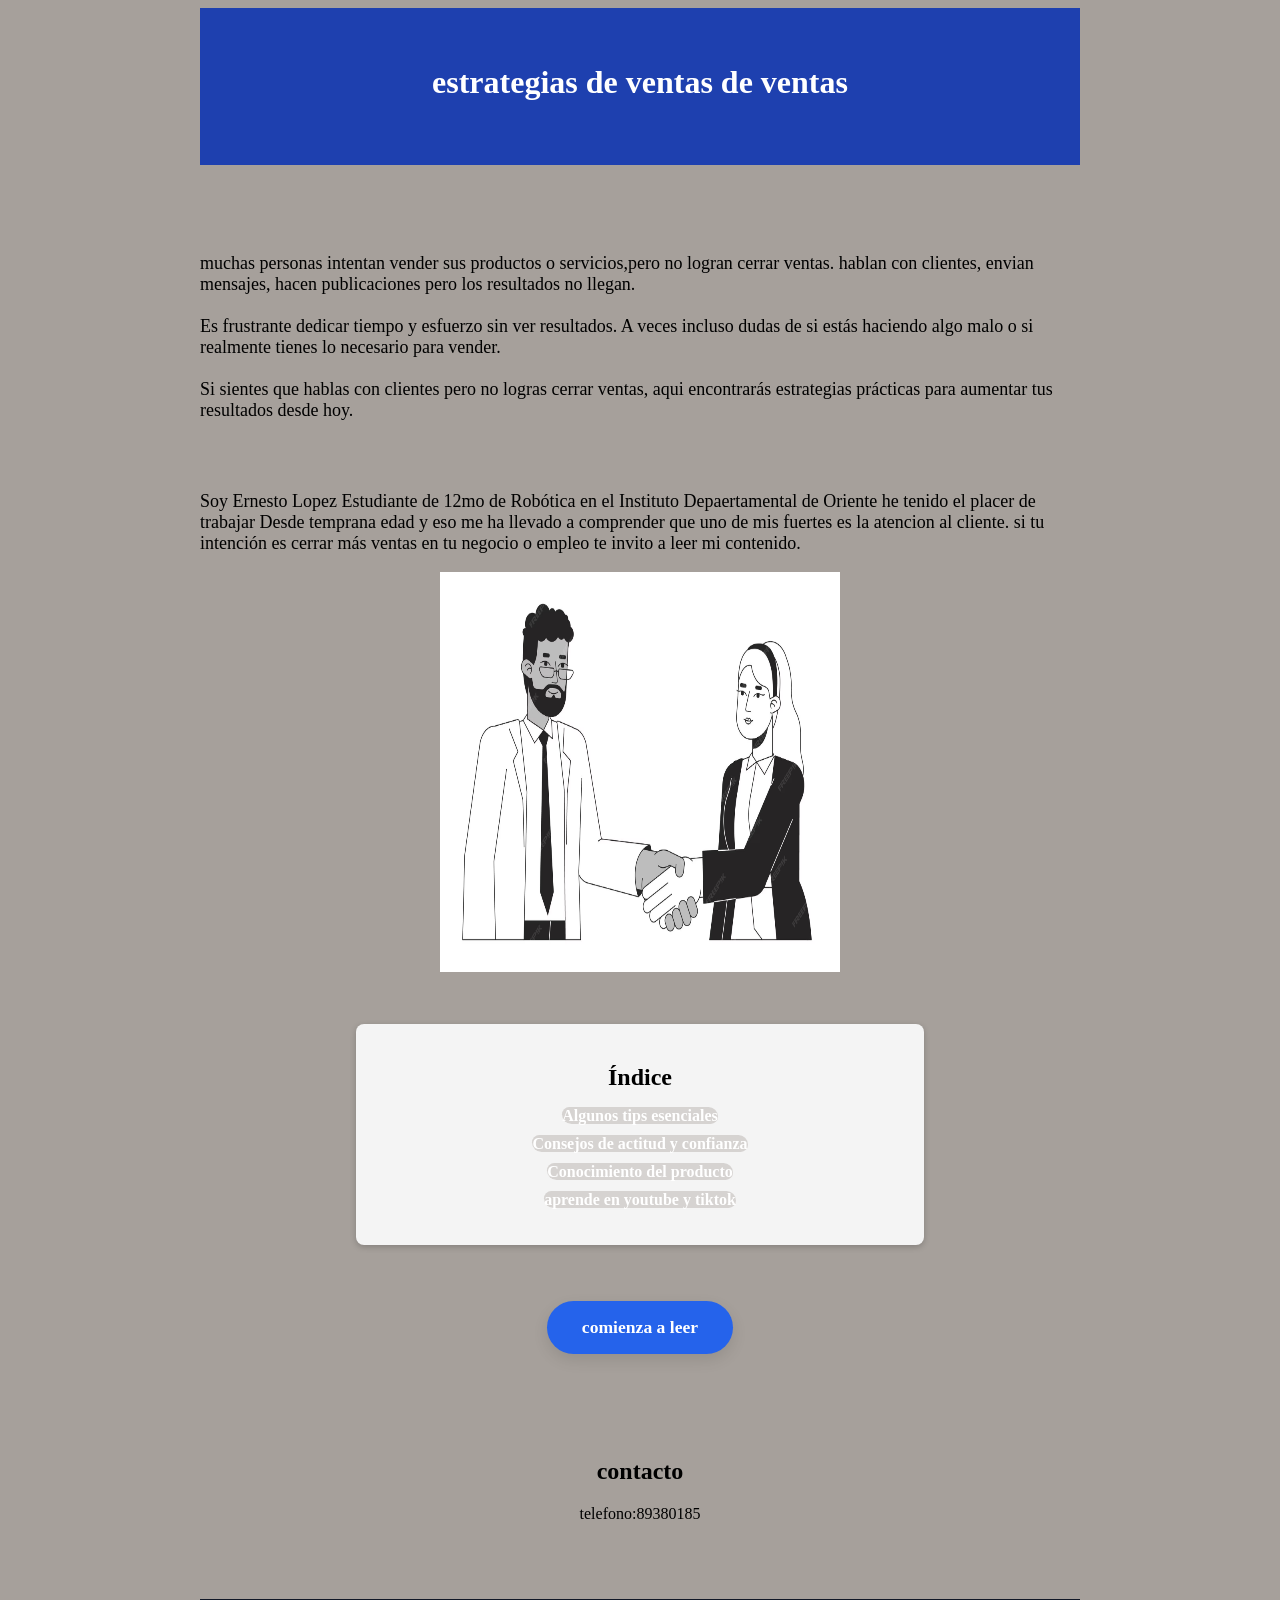
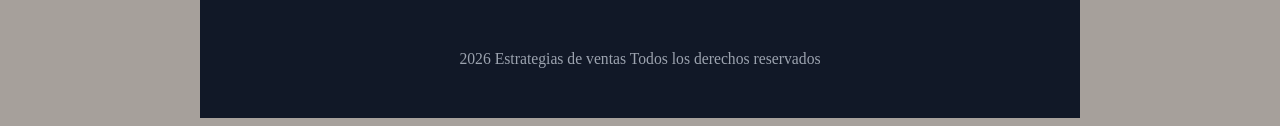
<file: index.html>
<!DOCTYPE html>
<html lang="en">
<head>
    <meta charset="UTF-8">
    <meta name="viewport" content="width=, initial-scale=1.0">
    <title>aprende avender mas aunque no tengas experiencia</title>
    <link rel="stylesheet" href="index.css">
</head>
<body leftmargin="200px " bgcolor="#A6A09B">
   
    
  <header>  
<h1 >estrategias de ventas de ventas</h1>
  </header>
<br>
<br>
<br>
<br>
<p align="left"> <font size="4px">
muchas personas intentan vender sus productos o servicios,pero no logran cerrar ventas. hablan con clientes, envian mensajes, 
hacen publicaciones pero los resultados no llegan.
<br>
<br>
Es frustrante dedicar tiempo y esfuerzo sin ver resultados. A veces incluso dudas de si estás haciendo algo malo o si realmente
tienes lo necesario para vender.
<br>
<br>
Si sientes que hablas con clientes pero no logras cerrar ventas, aqui encontrarás estrategias prácticas para aumentar tus
resultados desde hoy.
</font></p>
<br>
<br>
<br>
<p1 align="left"><font size="4px"> 
    Soy Ernesto Lopez Estudiante de 12mo de Robótica en el Instituto Depaertamental de Oriente he tenido el placer de trabajar 
Desde temprana edad y eso me ha llevado a comprender que uno de mis fuertes es la atencion al cliente.
si tu intención es cerrar más ventas en tu negocio o empleo te invito a leer mi contenido.

</font></p1>
<br>
<br>
<div align="center">
<img src="imagenportada.avif" width="400px" height="400px" alt="falta imagen o posible error de conexión"/>
<br>
<br>

 <nav class="indice"> 
    <h2>Índice</h2>
     <ul> 
    </li> <li><a href="algunostips.html">Algunos tips esenciales</a>
    </li> <li><a href="consejos de actitud y confianza.html">Consejos de actitud y confianza</a></li> 
    <li><a href="conocimiento del producto.html">Conocimiento del producto</a></li> 
    <li><a href="canales de youtube y tiktok recomendados.html">aprende en youtube y tiktok</a></li>
</ul> 
</nav>

    
    <nav class="navegacion">

        <a href="algunostips.html" class="btn btn-primario">comienza a leer</a>
    </nav>

    
<section id="contacoto">
    <h2>contacto</h2>
    <p></p>

    <p>telefono:89380185</p>
</section>
 
    <footer class="footer">
        <center>
        <p>2026 Estrategias de ventas Todos los derechos reservados</p>
        </center>
    </footer>





</body>
</html>
</file>
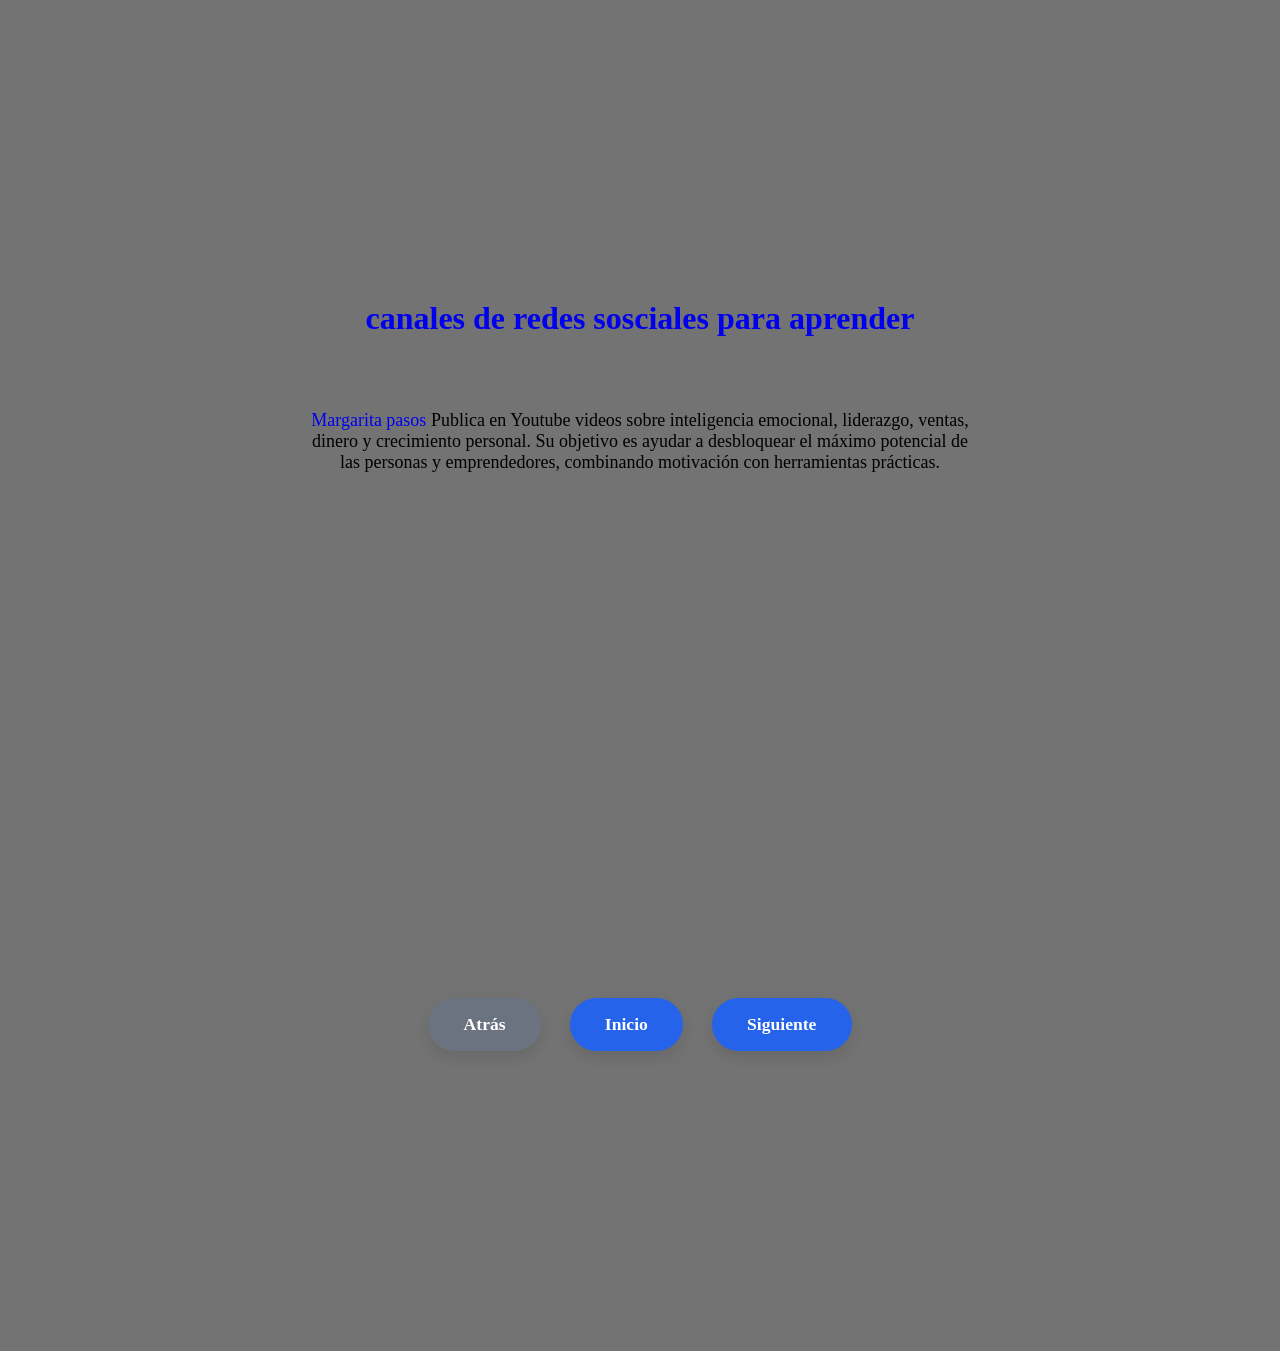
<file: canales de youtube y tiktok recomendados.html>
<!DOCTYPE html>
<html lang="en">
<head>
    <meta charset="UTF-8">
    <meta name="viewport" content="width=device-width, initial-scale=1.0">
    <title>Aprende de personas de exito</title>
    <link rel="stylesheet" href="canales de youtube y tiktok.css">
</head>
<body leftmargin="400px">


<center><h1><a href="https://www.youtube.com/">canales de redes sosciales para aprender</a></h1></center>

<br>
<br>

    

<p align="center"><font size="4px"><a href="http://www.youtube.com/@MargaritaPasos">Margarita pasos </a>Publica en Youtube
    videos sobre inteligencia emocional, liderazgo, ventas, dinero y crecimiento personal. Su objetivo es ayudar
     a desbloquear el máximo potencial de las personas y emprendedores, combinando motivación con herramientas 
     prácticas.<style>
.video-container {
  position: relative;
  padding-bottom: 56.25%; /* Relación de aspecto 16:9 */
  height: 0;
  overflow: hidden;
  max-width: 100%;
}

.video-container iframe {
  position: absolute;
  top: 0;
  left: 0;
  width: 100%;
  height: 100%;
}
</style>

<div class="video-container">
  <iframe src="https://www.youtube.com/embed/23jNMCDFR1Q" 
    title="Video de YouTube de Margarita Pasos" 
    frameborder="0" 
    allow="accelerometer; autoplay; clipboard-write; encrypted-media; gyroscope; picture-in-picture" 
    allowfullscreen>
  </iframe>
</div>


    </font></p><br>
     <br>
     <br>


     



    <nav class="navegacion">
        <a href="consejos de actitud y confianza.html" class="btn btn-secundario">Atrás</a>
        <a href="index.html" class="btn btn-primario">Inicio</a>
        <a href="#" class="btn btn-primario">Siguiente</a>
    </nav>



</body>

</html>
</file>
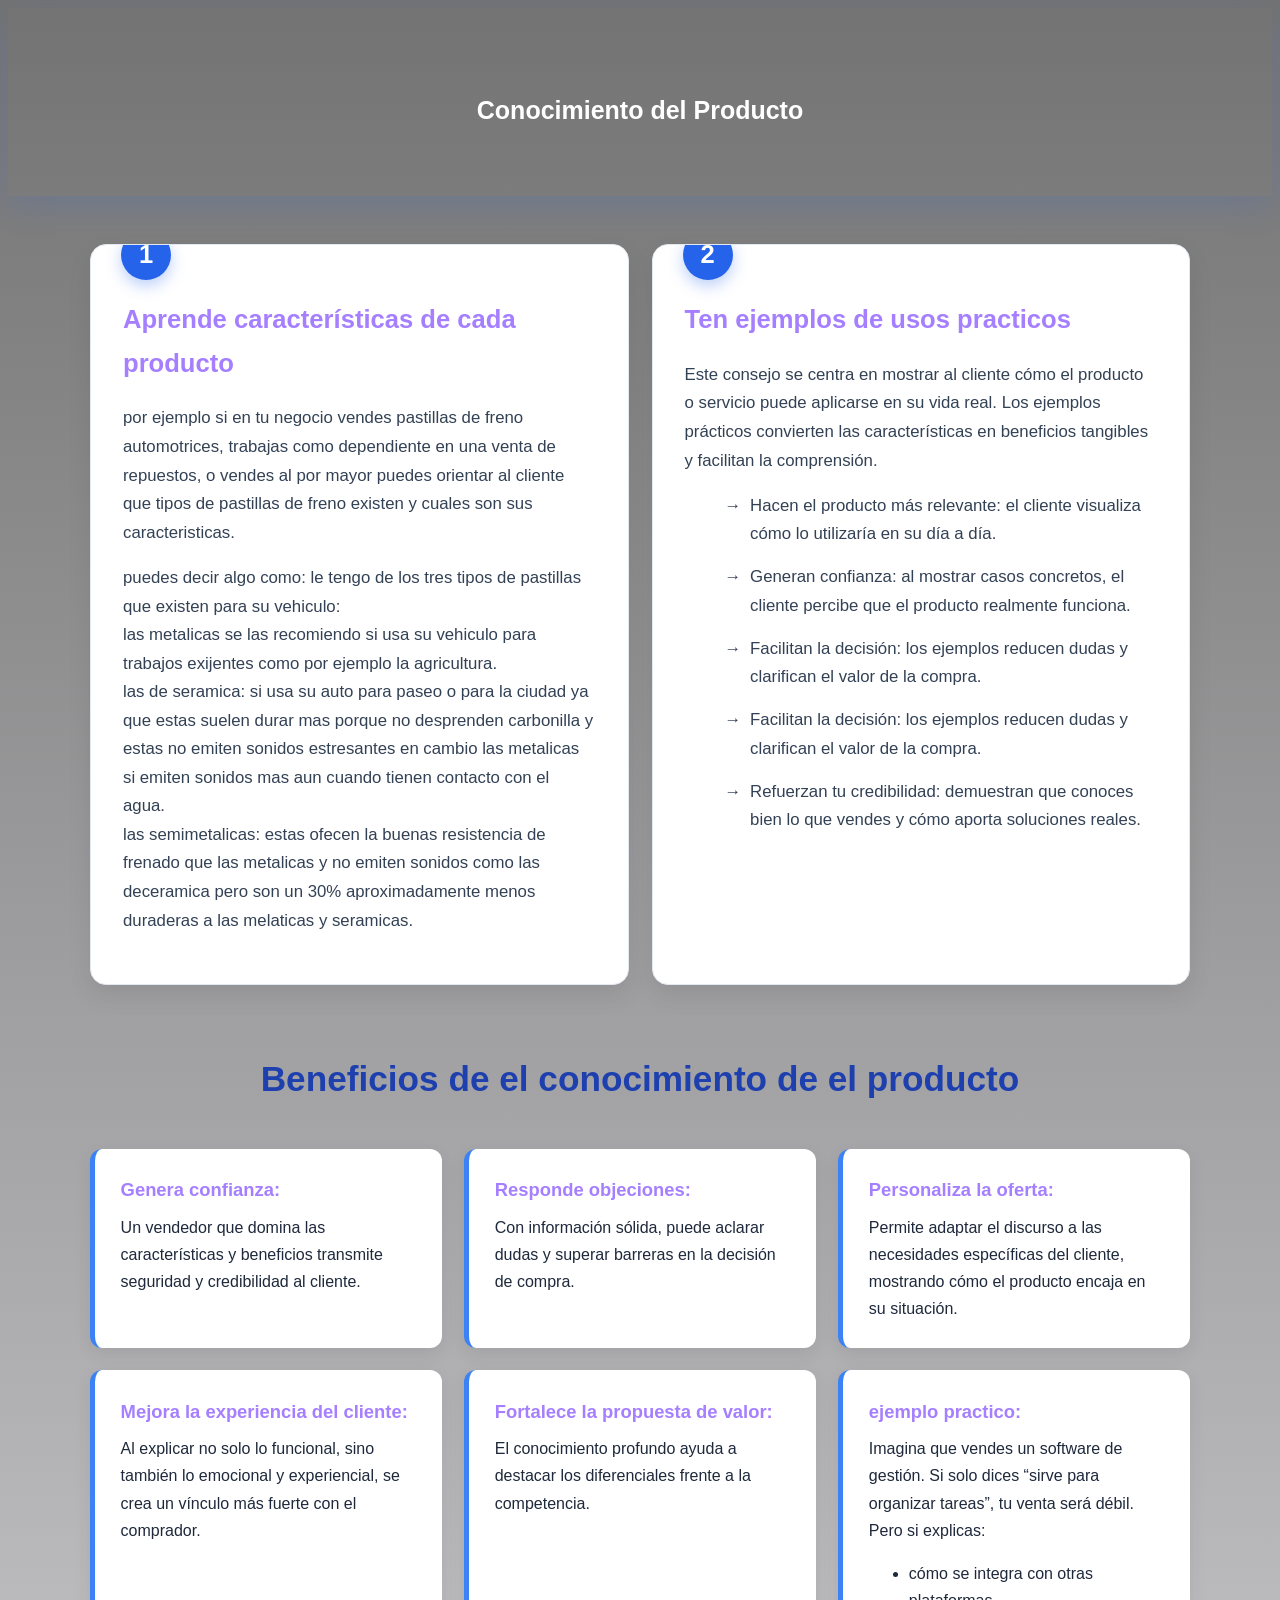
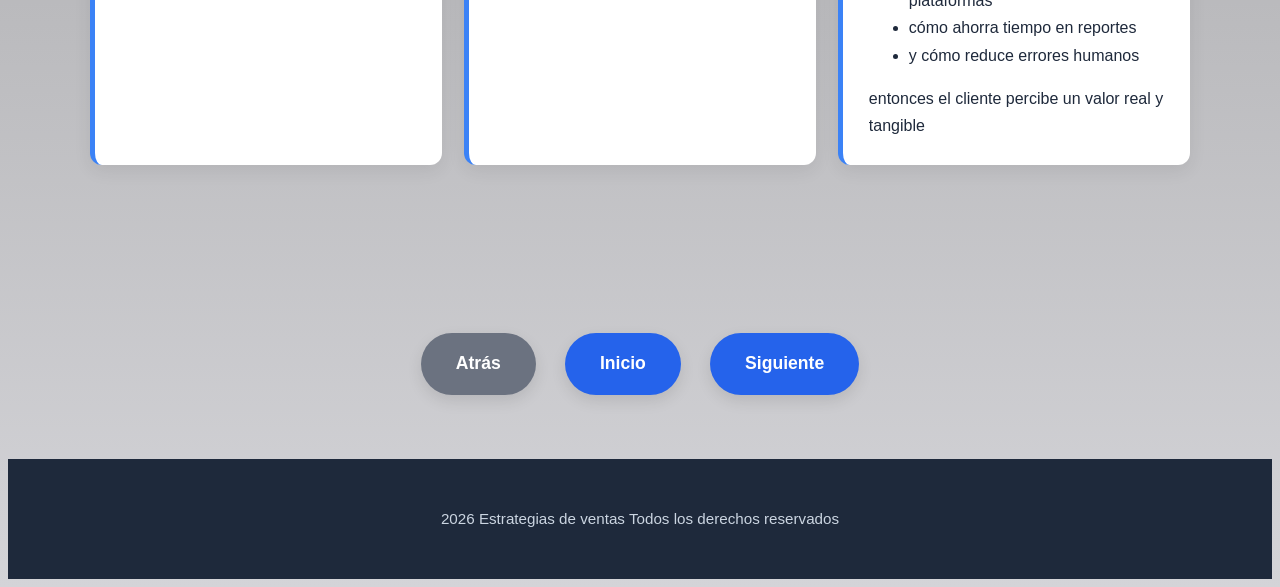
<file: conocimiento del producto.html>
<!DOCTYPE html>
<html lang="en">
<head>
    <meta charset="UTF-8">
    <meta name="viewport" content="width=device-width, initial-scale=1.0">
   
    <link href="conocimiento del producto.css" rel="stylesheet">
</head>
<body>

    <header class="header">
        <div class="contenedor">
            <h1>Conocimiento del Producto</h1>
        </div>
    </header>

    <main class="contenedor principal">

        <section class="seccion">
            <div class="grid-cards">

                <div class="card">
                    <div class="card-numero">1</div>
                    <h2>Aprende características de cada producto</h2>
                    <p>
                        por ejemplo si en tu negocio vendes pastillas de freno automotrices, trabajas como dependiente en una venta de repuestos, o vendes al por mayor puedes orientar al cliente que tipos de pastillas de freno existen y cuales son sus caracteristicas.
                    </p>
                    <p>
                        puedes decir algo como: le tengo de los tres tipos de pastillas que existen para su vehiculo:<br>
                        las metalicas se las recomiendo si usa su vehiculo para trabajos exijentes como por ejemplo la agricultura.<br>
                        las de seramica: si usa su auto para paseo o para la ciudad ya que estas suelen durar mas porque no desprenden carbonilla y estas no emiten sonidos estresantes en cambio las metalicas si emiten sonidos mas aun cuando tienen contacto con el agua.<br>
                        las semimetalicas: estas ofecen la buenas resistencia de frenado que las metalicas y no emiten sonidos como las deceramica pero son un 30% aproximadamente menos duraderas a las melaticas y seramicas.
                    </p>
                </div>

                <div class="card">
                    <div class="card-numero">2</div>
                    <h2>Ten ejemplos de usos practicos</h2>
                    <p>
                        Este consejo se centra en mostrar al cliente cómo el producto o servicio puede aplicarse en su vida real. Los ejemplos prácticos convierten las características en beneficios tangibles y facilitan la comprensión.
                    </p>
                    <ul>
                        <li>Hacen el producto más relevante: el cliente visualiza cómo lo utilizaría en su día a día.</li>
                        <li>Generan confianza: al mostrar casos concretos, el cliente percibe que el producto realmente funciona.</li>
                        <li>Facilitan la decisión: los ejemplos reducen dudas y clarifican el valor de la compra.</li>
                        <li>Facilitan la decisión: los ejemplos reducen dudas y clarifican el valor de la compra.</li>
                        <li>Refuerzan tu credibilidad: demuestran que conoces bien lo que vendes y cómo aporta soluciones reales.</li>
                    </ul>
                </div>

            </div>
        </section>

        <section class="seccion beneficios">
            <h2>Beneficios de el conocimiento de el producto</h2>
            <div class="grid-beneficios">
                <div class="beneficio-item">
                    <strong>Genera confianza:</strong> Un vendedor que domina las características y beneficios transmite seguridad y credibilidad al cliente.
                </div>
                <div class="beneficio-item">
                    <strong>Responde objeciones:</strong> Con información sólida, puede aclarar dudas y superar barreras en la decisión de compra.
                </div>
                <div class="beneficio-item">
                    <strong>Personaliza la oferta:</strong> Permite adaptar el discurso a las necesidades específicas del cliente, mostrando cómo el producto encaja en su situación.
                </div>
                <div class="beneficio-item">
                    <strong>Mejora la experiencia del cliente:</strong> Al explicar no solo lo funcional, sino también lo emocional y experiencial, se crea un vínculo más fuerte con el comprador.
                </div>
                <div class="beneficio-item">
                    <strong>Fortalece la propuesta de valor:</strong> El conocimiento profundo ayuda a destacar los diferenciales frente a la competencia.
                </div>

                <div class="beneficio-item">
<strong> ejemplo practico:</strong>Imagina que vendes un software de gestión. Si solo dices “sirve para
 organizar tareas”, tu venta será débil. Pero si explicas:
 <ul>
    <li>cómo se integra con otras plataformas</li>
    <li>cómo ahorra tiempo en reportes</li>
    <li>y cómo reduce errores humanos</li>
 </ul>
 entonces el cliente percibe un valor real y tangible
                </div>
            </div>
        </section>

    </main>

    <nav class="navegacion">
        <a href="consejos de actitud y confianza.html" class="btn btn-secundario">Atrás</a>
        <a href="index.html" class="btn btn-primario">Inicio</a>
        <a href="canales de youtube y tiktok recomendados.html" class="btn btn-primario">Siguiente</a>
    </nav>

    <footer class="footer">
        <center>
        <p>2026 Estrategias de ventas Todos los derechos reservados</p>
        </center>
    </footer>

</body>

</html>
</file>
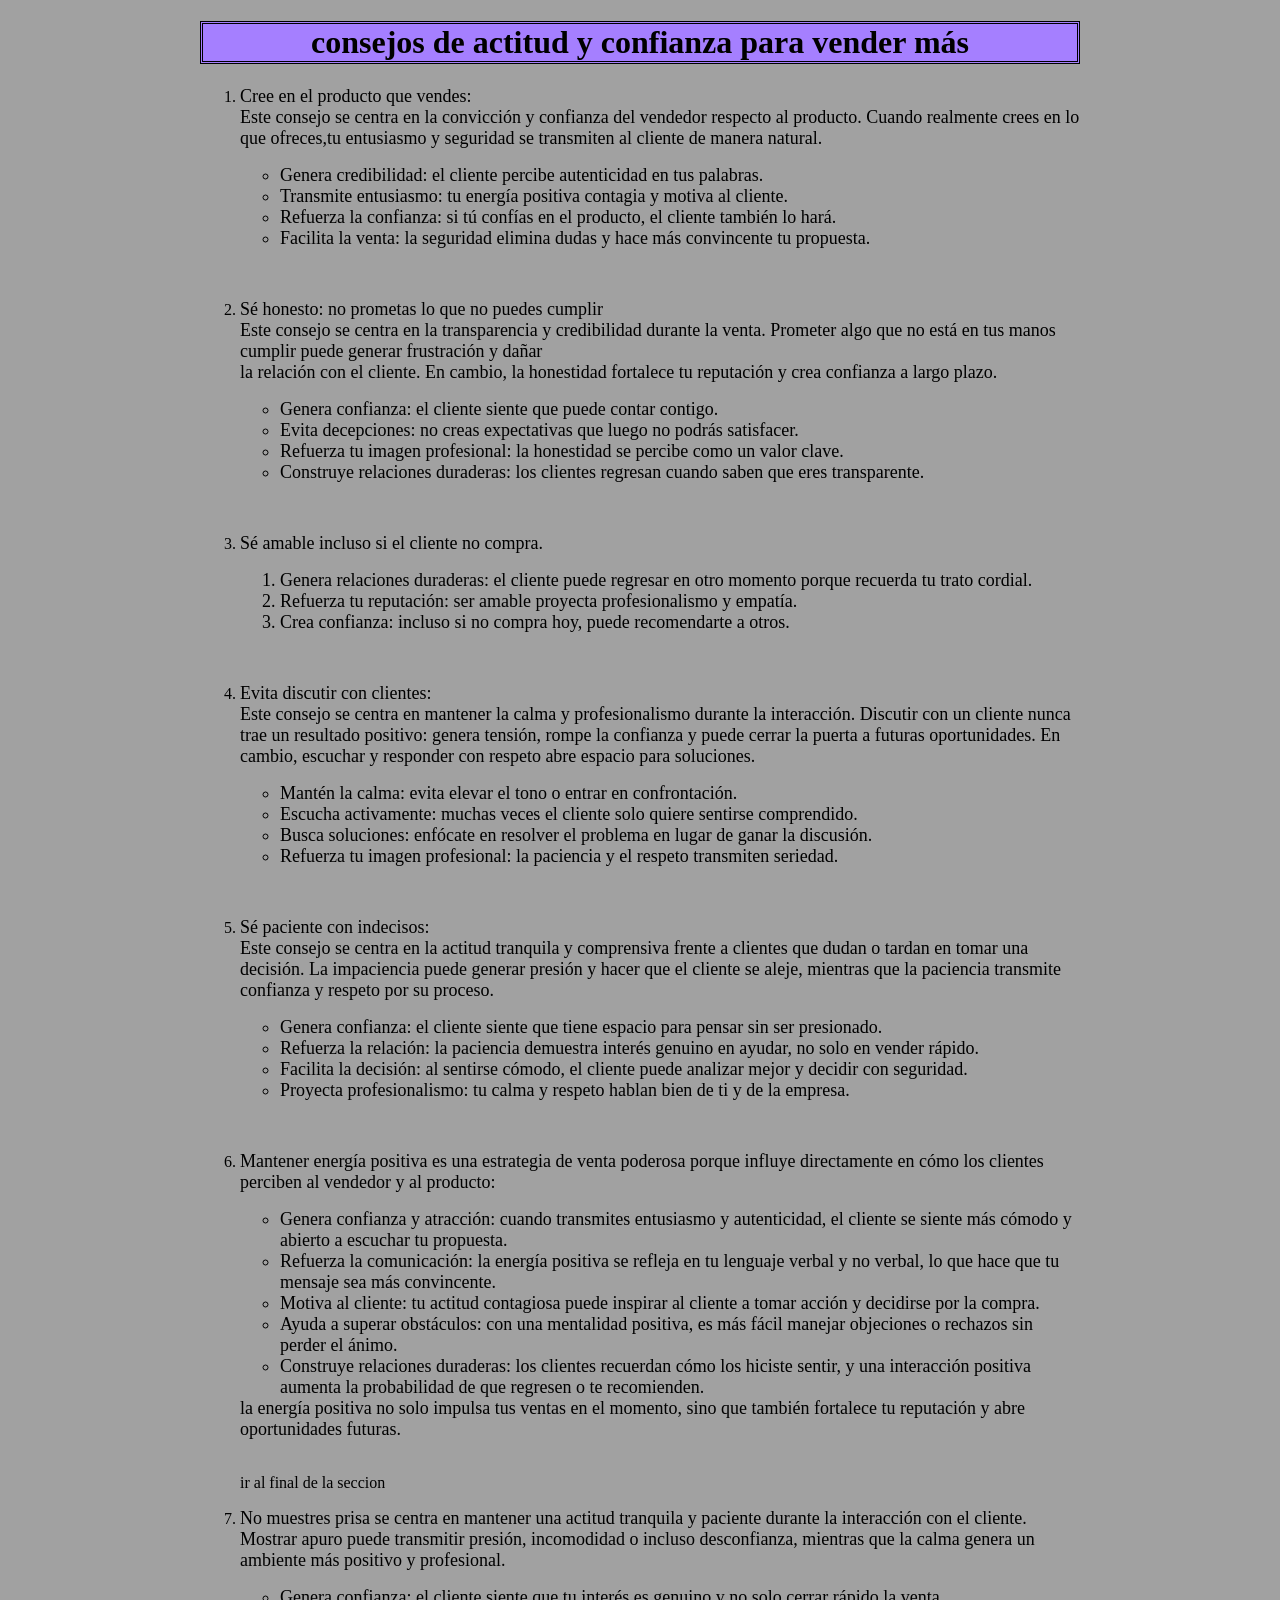
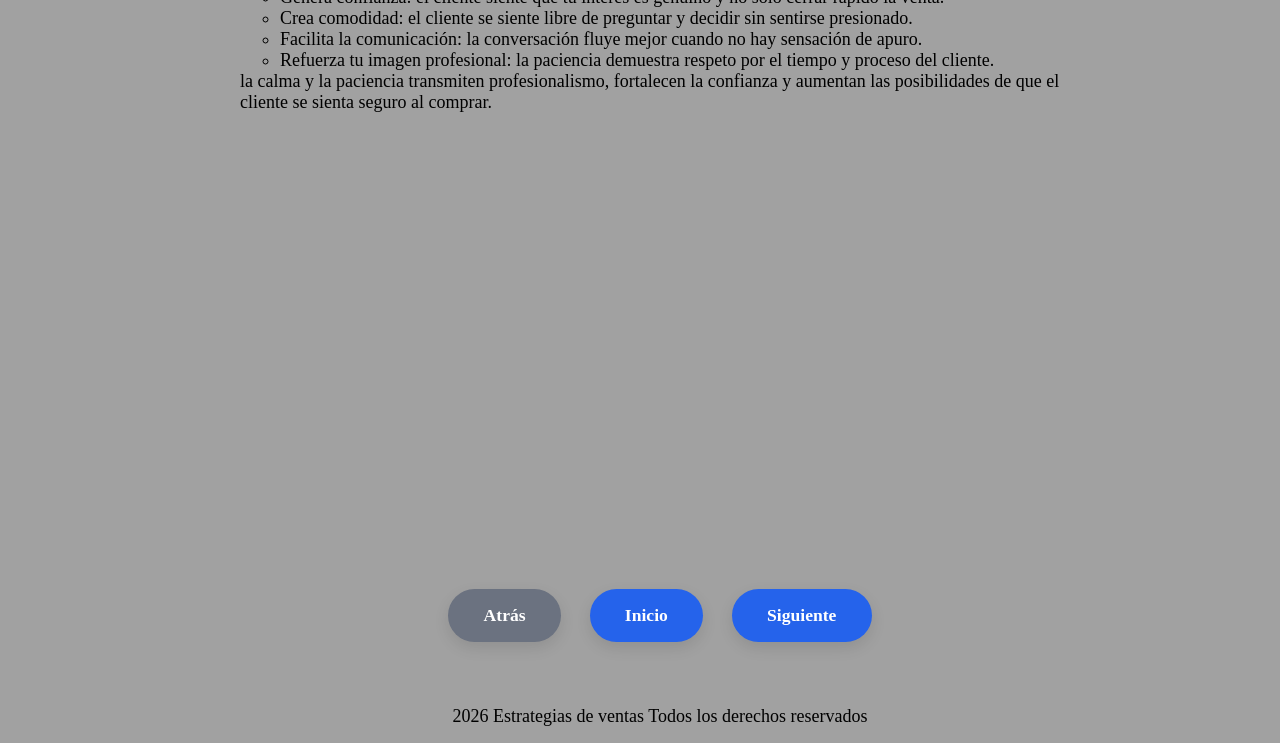
<file: consejos de actitud y confianza.html>
<!DOCTYPE html>
<html lang="en">
<head>
    <meta charset="UTF-8">
    <meta name="viewport" content="width=device-width, initial-scale=1.0">
    <title>consejos de actitud y confianza.html</title>
     <link rel="stylesheet" href="consejos de actitud y confianza.css">
</head>
<body leftmargin="200px">
    <script> src="consejos de actud y confianza.css" </script>
    <center> <h1>consejos de actitud y confianza para vender más </h1></center>
    <ol>
<li>        
    <p align="left"><font size="4px">
 
Cree en el producto que vendes:<br>
Este consejo se centra en la convicción y confianza del vendedor respecto al producto. 
Cuando realmente crees en lo que ofreces,tu entusiasmo y seguridad 
se transmiten al cliente de manera natural.
<ul>
    <li>Genera credibilidad: el cliente percibe autenticidad en tus palabras.</li>
    <li>Transmite entusiasmo: tu energía positiva contagia y motiva al cliente.</li>
    <li>Refuerza la confianza: si tú confías en el producto, el cliente también lo hará.</li>
    <li>Facilita la venta: la seguridad elimina dudas y hace más convincente tu propuesta.</li>
</ul>
</font></p> 
</li>
<br>



<li>
<p align="left"><font size="4px">
Sé honesto: no prometas lo que no puedes cumplir<br>
Este consejo se centra en la transparencia y credibilidad durante la venta. Prometer algo que no está en tus manos cumplir puede generar frustración y dañar<br> 
la relación con el cliente. En cambio, la honestidad fortalece tu reputación y crea confianza a largo plazo.
 <ul>
 <li>Genera confianza: el cliente siente que puede contar contigo.</li>
 <li>Evita decepciones: no creas expectativas que luego no podrás satisfacer.</li>
 <li>Refuerza tu imagen profesional: la honestidad se percibe como un valor clave.</li>
 <li>Construye relaciones duraderas: los clientes regresan cuando saben que eres transparente.</li>
 </ul>
</font></p>
</li>
<br>



<li>
 <p align="left"><font size="4px"> Sé amable incluso si el cliente no compra.
<ol> 
 <li>Genera relaciones duraderas: el cliente puede regresar en otro momento porque recuerda tu trato cordial.</li>
 <li>Refuerza tu reputación: ser amable proyecta profesionalismo y empatía.</li>
 <li>Crea confianza: incluso si no compra hoy, puede recomendarte a otros.</li>
</ol>
</font></p>
</li>
<br>



<li>
<p align="left"><font size="4px">Evita discutir con clientes:<br>
Este consejo se centra en mantener la calma y profesionalismo durante la interacción. Discutir con un cliente nunca trae un 
resultado positivo: genera tensión, rompe la confianza y puede cerrar la puerta a futuras oportunidades. En cambio, escuchar y 
responder con respeto abre espacio para soluciones.
<ul>
<li>Mantén la calma: evita elevar el tono o entrar en confrontación.</li>
<li>Escucha activamente: muchas veces el cliente solo quiere sentirse comprendido.</li>
<li>Busca soluciones: enfócate en resolver el problema en lugar de ganar la discusión.</li>
<li>Refuerza tu imagen profesional: la paciencia y el respeto transmiten seriedad.</li>
</ul>
</font></p>
</li>
<br>



<li>
<p align="left"><font size="4px">Sé paciente con indecisos:<br>
Este consejo se centra en la actitud tranquila y comprensiva frente a clientes que dudan o tardan en tomar una decisión. 
La impaciencia puede generar presión y hacer que el cliente se aleje, mientras que la paciencia transmite confianza y respeto por 
su proceso.
<ul>
<li>Genera confianza: el cliente siente que tiene espacio para pensar sin ser presionado.</li>
<li>Refuerza la relación: la paciencia demuestra interés genuino en ayudar, no solo en vender rápido.</li>
<li>Facilita la decisión: al sentirse cómodo, el cliente puede analizar mejor y decidir con seguridad.</li>
<li>Proyecta profesionalismo: tu calma y respeto hablan bien de ti y de la empresa.</li>
</ul>
 </font></p>
</li>
<br>



<li>
<p align="left"><font size="4px">
Mantener energía positiva es una estrategia de venta poderosa porque influye directamente en cómo los clientes perciben al 
vendedor y al producto:
<ul>
<li>Genera confianza y atracción: cuando transmites entusiasmo y autenticidad, el cliente se siente más cómodo y abierto a 
escuchar tu propuesta.</li>
<li>Refuerza la comunicación: la energía positiva se refleja en tu lenguaje verbal y no verbal, lo que hace que tu mensaje sea más
convincente.</li>
<li>Motiva al cliente: tu actitud contagiosa puede inspirar al cliente a tomar acción y decidirse por la compra.</li>
<li>Ayuda a superar obstáculos: con una mentalidad positiva, es más fácil manejar objeciones o rechazos sin perder el ánimo.</li>
<li>Construye relaciones duraderas: los clientes recuerdan cómo los hiciste sentir, y una interacción positiva aumenta la 
probabilidad de que regresen o te recomienden.</li>
</ul>
la energía positiva no solo impulsa tus ventas en el momento, sino que también fortalece tu reputación y abre oportunidades futuras.
</font></p>
</li>
<br>


<div class="fila-botones2">
<a2 href="abajo">ir al final de la seccion</a2>
</div>



<li>
<p align="left"><font size="4px">
No muestres prisa se centra en mantener una actitud tranquila y paciente durante la interacción con el cliente. 
Mostrar apuro puede transmitir presión, incomodidad o incluso desconfianza, mientras que la calma genera un ambiente más positivo
y profesional.
<ul>
<li>Genera confianza: el cliente siente que tu interés es genuino y no solo cerrar rápido la venta.</li> 
<li>Crea comodidad: el cliente se siente libre de preguntar y decidir sin sentirse presionado.</li>
<li>Facilita la comunicación: la conversación fluye mejor cuando no hay sensación de apuro.</li>
<li>Refuerza tu imagen profesional: la paciencia demuestra respeto por el tiempo y proceso del cliente.</li>   
</ul>
la calma y la paciencia transmiten profesionalismo, fortalecen la confianza y aumentan las posibilidades de que el cliente se 
sienta seguro al comprar.
<br>




<br>
<br>
<br>
<br><br>
<br>
<br>
<br>
<br>
<br>
<br>
<br>
<br>
<br>
<br>
<br>
<br>
<br>
<br>
<br>


    <nav class="navegacion">
        <a href="algunostips.html" class="btn btn-secundario">Atrás</a>
        <a href="index.html" class="btn btn-primario">Inicio</a>
        <a href="conocimiento del producto.html" class="btn btn-primario">Siguiente</a>
    </nav>



 <footer align="center">2026 Estrategias de ventas  Todos los derechos reservados</footer>

</body>

</html>
</file>
<file: index.css>
body{
background-color: #f9fafb /* color de mi findo de pantalla*/
 color:#111827;

}


header{
  background-color:#1e40af ;
  color:white;
  text-align: center;
   padding: 56px 16px 64px


}

header h1{
  margin: 0;
}

 .indice { background-color: #f4f4f4;
   padding: 20px;
    margin: 30px auto;
    border-radius: 8px; width: 60%; 
    box-shadow: 0 2px 6px rgba(0,0,0,0.2); } 


.indice 
h2 { text-align: center; 
  margin-bottom: 15px; } 
  
  .indice
   ul { 
    list-style: none;
     padding: 0;
     } 
     
     
     .indice 
     ul 
     li { margin: 10px 0; } 
     
     
     .indice 
     ul 
     li a 
     { text-decoration: none; 
      color: white; 
      font-weight: bold; 
      transition: color 0.3s;
        background-color:#D6D3D1;
    color:white
    padding: 30px;
    border-radius: 15px 20px;
    max-width: 900px
  
     } 
     
     
     .indice 
     ul 
     li a:hover {
     color: #007BFF;
    }

   

    

section{
  padding: 20px;
  margin:40px auto;
  mask-border-width: 900px;
}



a{
    text-decoration: none;
    border-style: none;
    text-decoration-color: antiquewhite;
}



.navegacion {
    display: flex;
    justify-content: center;
    gap: 1.8rem;
    flex-wrap: wrap;
    margin: 3.5rem 0 4rem;
}

.btn {
    display: inline-block;
    padding: 1rem 2.2rem;
    font-size: 1.1rem;
    font-weight: 600;
    text-decoration: none;
    border-radius: 50px;
    transition: all 0.3s ease;
    box-shadow: 0 6px 15px rgba(0,0,0,0.1);
}

.btn:hover {
    transform: translateY(-4px);
    box-shadow: 0 12px 25px rgba(0,0,0,0.15);
}

.btn-primario {
    background: #2563eb;
    color: white;
}

.btn-primario:hover {
    background: #1d4ed8;
}

.btn-secundario {
    background: #6b7280;
    color: white;
}

.btn-secundario:hover {
    background: #4b5563;
}



.contacto {
    text-align: center;
    padding: 3.5rem 1rem;
    background: #f1f5f9;
}

.contacto h2 {
    color: #1e40af;
    margin-bottom: 1.2rem;
    font-size: 1.7rem;
}

.contacto p {
    font-size: 1.25rem;
}


footer {  
  background: #111827;
    color: #9ca3af;
    text-align: center;
    padding: 2.2rem 1rem;
    font-size: 0.98rem;}
</file>
<file: canales de youtube y tiktok.css>
body{
    margin: 300px;
    background-color: #737373;

h1{
    background-color: ;
}

}


a{
    text-decoration: none;
    border-style: none;
    text-decoration-color: antiquewhite;

}



.navegacion {
    display: flex;
    justify-content: center;
    gap: 1.8rem;
    flex-wrap: wrap;
    margin: 3.5rem 0 4rem;
}

.btn {
    display: inline-block;
    padding: 1rem 2.2rem;
    font-size: 1.1rem;
    font-weight: 600;
    text-decoration: none;
    border-radius: 50px;
    transition: all 0.3s ease;
    box-shadow: 0 6px 15px rgba(0,0,0,0.1);
}

.btn:hover {
    transform: translateY(-4px);
    box-shadow: 0 12px 25px rgba(0,0,0,0.15);
}

.btn-primario {
    background: #2563eb;
    color: white;
}

.btn-primario:hover {
    background: #1d4ed8;
}

.btn-secundario {
    background: #6b7280;
    color: white;
}

.btn-secundario:hover {
    background: #4b5563;
}
</file>
<file: conocimiento del producto.css>
{
    margin: 0;
    padding: 0;
    box-sizing: border-box;
}

body {
    font-family: Arial, Helvetica, sans-serif;
    background: linear-gradient(to bottom, #737373 0%, #D4D4D8 100%);
    color: #1e293b;
    line-height: 1.7;
}

.contenedor {
    max-width: 1100px;
    margin: 0 auto;
    padding: 0 1.5rem;
}

.header {
    background: linear-gradient:(135deg, #2563eb 0%, #1d4ed8 100%);
    color: white;
    text-align: center;
    padding: 4rem 1rem 3rem;
    box-shadow: 0 10px 30px rgba(37, 99, 235, 0.15);
}

.header h1 {
    font-size: 25px;
    font-weight: 11200px;
}

.principal {
    padding: 48px 0;
}

.seccion {
    margin-bottom: 4rem;
}

.grid-cards {
    display: grid;
    gap: 23px;
}

@media (min-width: 768px) {
    .grid-cards {
        grid-template-columns: repeat(2, 1fr);
    }
}

.card {
    background: white;
    border-radius: 16px;
    padding: 2rem;
    box-shadow: 0 10px 25px rgba(0, 0, 0, 0.08);
    border: 1px solid #e2e8f0;
    position: relative;
    transition: all 0.3s ease;
    overflow: hidden;
}

.card:hover {
    transform: translateY(-10px);
    box-shadow: 0 20px 40px rgba(37, 99, 235, 0.18);
}

.card-numero {
    position: absolute;
    top: -15px;
    left: 30px;
    background: #2563eb;
    color: white;
    width: 50px;
    height: 50px;
    border-radius: 50%;
    display: flex;
    align-items: center;
    justify-content: center;
    font-size: 1.6rem;
    font-weight: bold;
    box-shadow: 0 6px 15px rgba(37, 99, 235, 0.3);
}

.card h2 {
    color: rgb(165, 127, 255);
    margin-bottom: 1.2rem;
    font-size: 1.6rem;
}

.card p, .card ul {
    color: #334155;
    font-size: 1.05rem;
}

.card ul {
    list-style: none;
    margin-top: 1rem;
}

.card ul li {
    margin-bottom: 0.9rem;
    padding-left: 1.6rem;
    position: relative;
}

.card ul li::before {
    content: "→";
    color: ;
    position: absolute;
    left: 0;
    font-weight: bold;
}

.beneficios h2 {
    text-align: center;
    font-size: 2.2rem;
    color:#1e40af;
    margin-bottom: 2.5rem;
}

.grid-beneficios {
    display: grid;
    gap: 1.4rem;
}

@media (min-width: 640px) {
    .grid-beneficios {
        grid-template-columns: repeat(2, 1fr);
    }
}

@media (min-width: 1024px) {
    .grid-beneficios {
        grid-template-columns: repeat(3, 1fr);
    }
}

.beneficio-item {
    background: white;
    padding: 1.6rem;
    border-radius: 12px;
    box-shadow: 0 6px 18px rgba(0,0,0,0.07);
    border-left: 5px solid #3b82f6;
    transition: all 0.25s ease;
}

.beneficio-item:hover {
    transform: scale(1.03);
    box-shadow: 0 12px 30px rgba(59, 130, 246, 0.15);
}

.beneficio-item strong {
    color:  rgb(165, 127, 255);
    display: block;
    margin-bottom: 0.5rem;
    font-size: 1.15rem;
}

.navegacion {
    display: flex;
    justify-content: center;
    gap: 1.8rem;
    flex-wrap: wrap;
    margin: 3.5rem 0 4rem;
}

.btn {
    display: inline-block;
    padding: 1rem 2.2rem;
    font-size: 1.1rem;
    font-weight: 600;
    text-decoration: none;
    border-radius: 50px;
    transition: all 0.3s ease;
    box-shadow: 0 6px 15px rgba(0,0,0,0.1);
}

.btn:hover {
    transform: translateY(-4px);
    box-shadow: 0 12px 25px rgba(0,0,0,0.15);
}

.btn-primario {
    background: #2563eb;
    color: white;
}

.btn-primario:hover {
    background: #1d4ed8;
}

.btn-secundario {
    background: #6b7280;
    color: white;
}

.btn-secundario:hover {
    background: #4b5563;
}

.footer {
    background: #1e293b;
    color: #cbd5e1;
    text-align: end;
    padding: 32px 16px;
    font-size: 0.95rem;
    margin-top: 2rem;
}
</file>
<file: consejos de actitud y confianza.css>
body{
    background-color: #A1A1A1;
     }
     
   h1{ 
    border-style:double ;
    background-color: rgb(165, 127, 255);} 

    
.navegacion {
    display: flex;
    justify-content: center;
    gap: 1.8rem;
    flex-wrap: wrap;
    margin: 3.5rem 0 4rem;
}

.btn {
    display: inline-block;
    padding: 1rem 2.2rem;
    font-size: 1.1rem;
    font-weight: 600;
    text-decoration: none;
    border-radius: 50px;
    transition: all 0.3s ease;
    box-shadow: 0 6px 15px rgba(0,0,0,0.1);
}

.btn:hover {
    transform: translateY(-4px);
    box-shadow: 0 12px 25px rgba(0,0,0,0.15);
}

.btn-primario {
    background: #2563eb;
    color: white;
}

.btn-primario:hover {
    background: #1d4ed8;
}

.btn-secundario {
    background: #6b7280;
    color: white;
}

.btn-secundario:hover {
    background: #4b5563;
}

.footer {
    background: #1e293b;
    color: #cbd5e1;
    text-align: end;
    padding: 32px 16px;
    font-size: 0.95rem;
    margin-top: 2rem;
}
</file>
